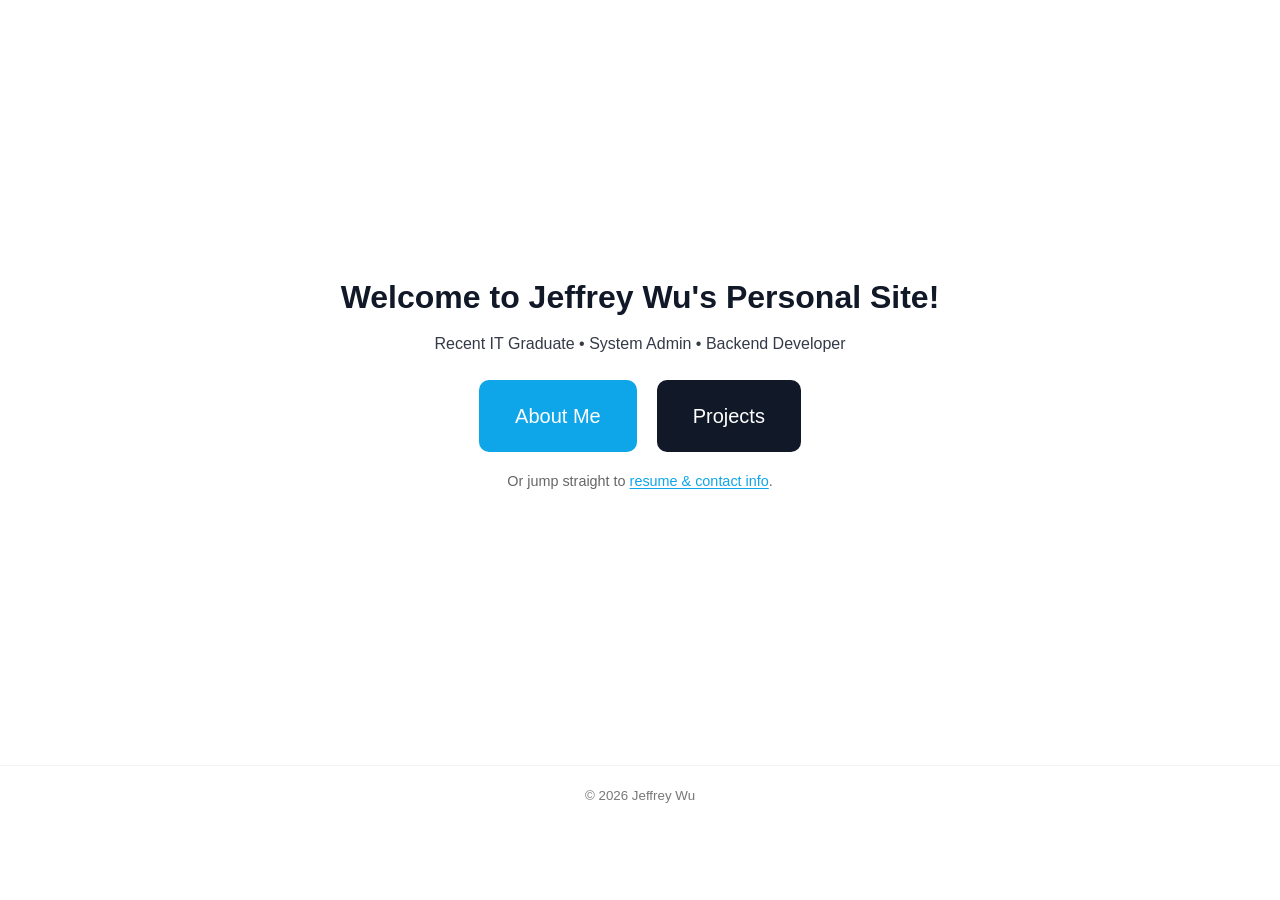
<file: index.html>
<!DOCTYPE html>
<html lang="en">
<head>
  <meta charset="utf-8" />
  <meta name="viewport" content="width=device-width, initial-scale=1" />
  <title>Jeffrey Wu - Home</title>
  <link rel="stylesheet" href="common.css" />
  <link rel="icon" type="image/png" href="/favicon-96x96.png" sizes="96x96" />
  <link rel="icon" type="image/svg+xml" href="/favicon.svg" />
  <link rel="shortcut icon" href="/favicon.ico" />
  <link rel="manifest" href="/site.webmanifest" />
  <style>
    .home-hero {display:flex;align-items:center;justify-content:center;height:85vh;flex-direction:column;text-align:center;padding:24px}
    .home-buttons {display:flex;gap:20px;margin-top:24px;flex-wrap:wrap}
    .big-btn {padding:20px 36px;font-size:1.25rem;border-radius:10px;cursor:pointer;text-decoration:none;display:inline-flex;align-items:center;justify-content:center;transition:background .18s ease,transform .12s ease}
    .big-btn.primary {background:var(--accent);color:var(--white)}
    .big-btn.primary:hover {background:var(--accent-hover)}
    .big-btn.secondary {background:#111827;color:#fff}
    .big-btn.secondary:hover {background:var(--gray-700);transform:none;opacity:1}
    .inline-link { color: var(--accent); text-decoration: underline; text-underline-offset: 2px; font-weight:500 }
  </style>
</head>
<body>
  <main>
    <section class="home-hero">
      <h1 style="font-size:2rem;margin:0">Welcome to Jeffrey Wu's Personal Site!</h1>
      <p style="margin-top:8px;opacity:0.85">Recent IT Graduate • System Admin • Backend Developer</p>
      <div class="home-buttons">
        <a class="big-btn primary" href="/info.html">About Me</a>
        <a class="big-btn secondary" href="/projects.html">Projects</a>
      </div>
      <p style="margin-top:18px;font-size:0.9rem;color:#666">Or jump straight to <a href="/info.html#contact" class="inline-link">resume & contact info</a>.</p>
    </section>
  </main>

  <footer style="text-align:center;padding:16px 0;color:#777">
    <small>&copy; <span id="year"></span> Jeffrey Wu</small>
  </footer>

  <script>document.getElementById('year').textContent=new Date().getFullYear();</script>
</body>
</html>
</file>
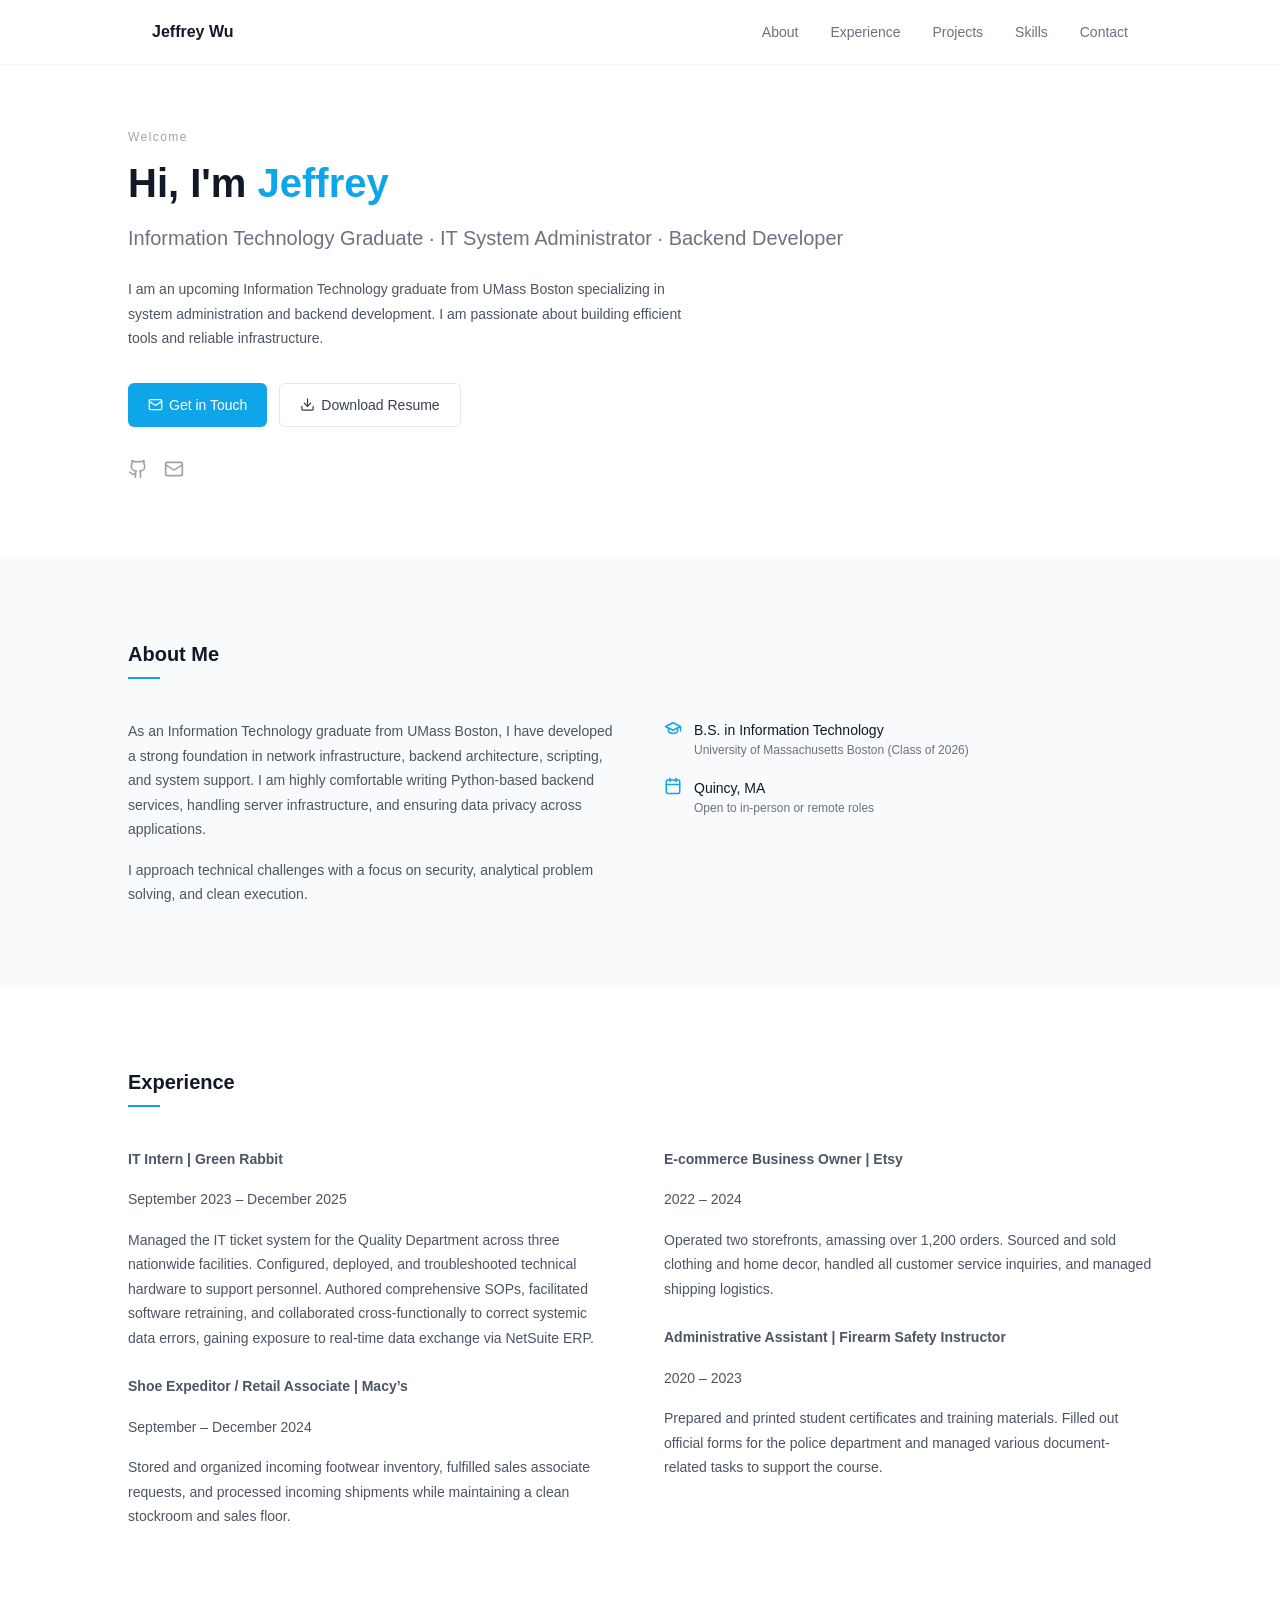
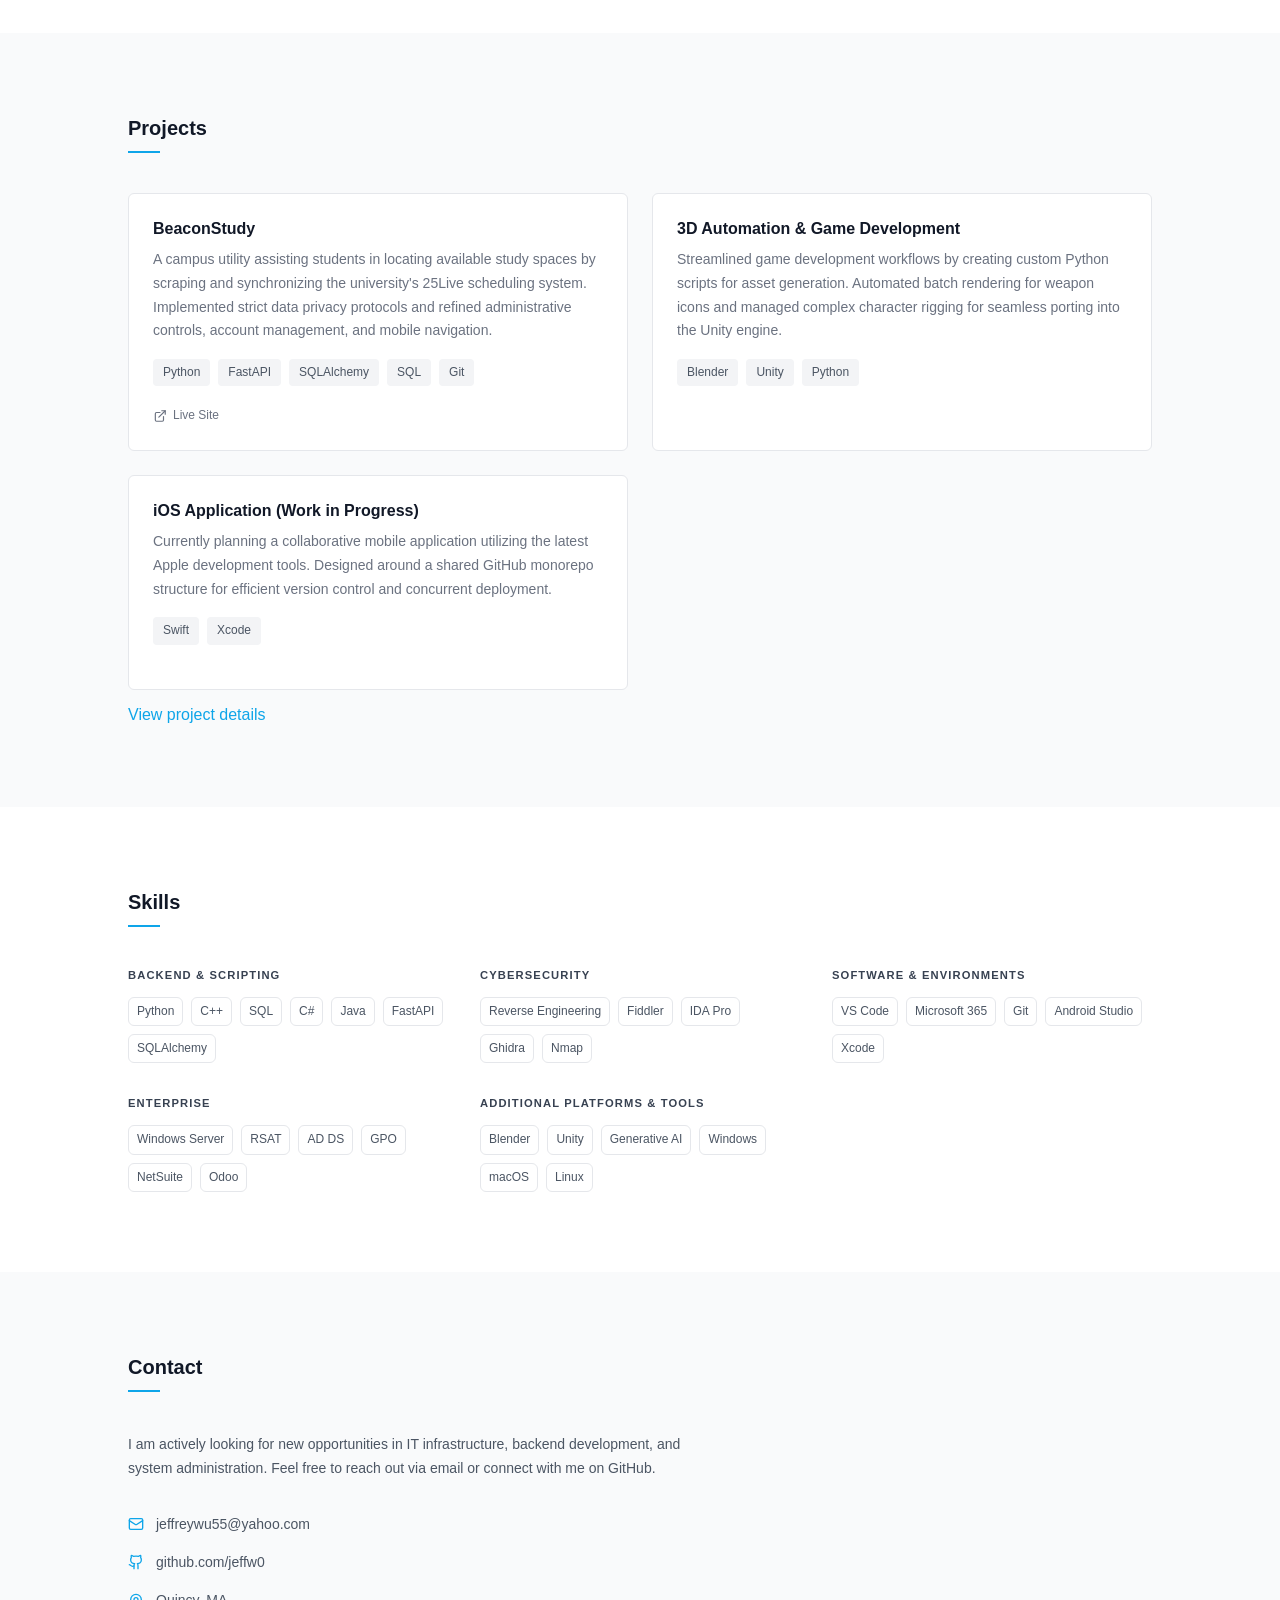
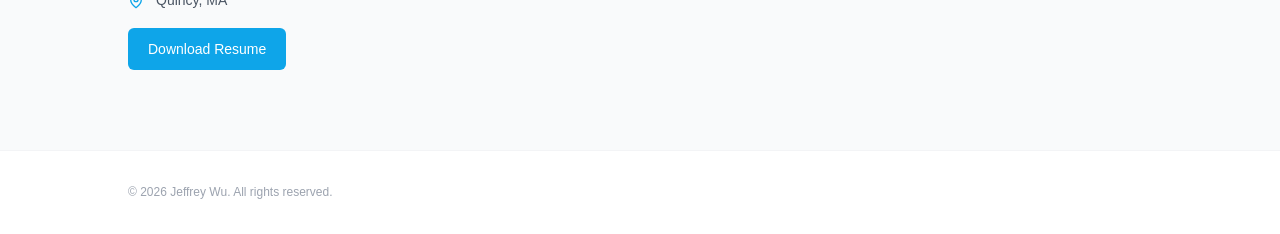
<file: info.html>
<!DOCTYPE html>
<html lang="en">
<head>
  <meta charset="UTF-8" />
  <meta name="viewport" content="width=device-width, initial-scale=1.0" />
  <title>Jeffrey Wu - Portfolio</title>
  <link rel="stylesheet" href="common.css" />
  <link rel="icon" type="image/png" href="/favicon-96x96.png" sizes="96x96" />
  <link rel="icon" type="image/svg+xml" href="/favicon.svg" />
  <link rel="shortcut icon" href="/favicon.ico" />
  <link rel="apple-touch-icon" sizes="180x180" href="/apple-touch-icon.png" />
  <meta name="apple-mobile-web-app-title" content="Jeffrey's Site" />
  <link rel="manifest" href="/site.webmanifest" />
  <style>
    .skill-tag { display:inline-block; padding:4px 8px; border-radius:6px; transition: background-color .18s ease, color .18s ease, transform .12s ease; cursor:default }
    .skill-tag:hover { background:#f3f4f6; color:inherit; transform:translateY(-2px) }
    .projects-link { color:#0ea5e9; text-decoration:none; font-weight:500; transition: color .15s ease, transform .12s ease, opacity .12s ease; display:inline-block }
    .projects-link:hover { color:#0b8fbf; transform:translateY(-2px); opacity:0.95 }
  </style>
</head>
<body>

  <nav class="navbar">
    <div class="nav-inner">
      <a class="nav-brand" href="/index.html">Jeffrey Wu</a>
      <ul class="nav-links">
        <li><button onclick="scrollToSection('about')">About</button></li>
        <li><button onclick="scrollToSection('experience')">Experience</button></li>
        <li><button onclick="scrollToSection('projects')">Projects</button></li>
        <li><button onclick="scrollToSection('skills')">Skills</button></li>
        <li><button onclick="scrollToSection('contact')">Contact</button></li>
      </ul>
      <button class="nav-toggle" onclick="toggleMenu()" id="menuToggle" aria-label="Toggle menu">
        <svg id="icon-menu" xmlns="http://www.w3.org/2000/svg" width="20" height="20" fill="none" stroke="currentColor" stroke-width="2" stroke-linecap="round" stroke-linejoin="round" viewBox="0 0 24 24">
          <line x1="3" y1="6"  x2="21" y2="6"/>
          <line x1="3" y1="12" x2="21" y2="12"/>
          <line x1="3" y1="18" x2="21" y2="18"/>
        </svg>
        <svg id="icon-close" xmlns="http://www.w3.org/2000/svg" width="20" height="20" fill="none" stroke="currentColor" stroke-width="2" stroke-linecap="round" stroke-linejoin="round" viewBox="0 0 24 24" style="display:none">
          <line x1="18" y1="6" x2="6" y2="18"/>
          <line x1="6"  y1="6" x2="18" y2="18"/>
        </svg>
      </button>
    </div>
    <div class="mobile-menu" id="mobileMenu">
      <button onclick="scrollToSection('about'); toggleMenu()">About</button>
      <button onclick="scrollToSection('experience'); toggleMenu()">Experience</button>
      <button onclick="scrollToSection('projects'); toggleMenu()">Projects</button>
      <button onclick="scrollToSection('skills'); toggleMenu()">Skills</button>
      <button onclick="scrollToSection('contact'); toggleMenu()">Contact</button>
    </div>
  </nav>

  <section id="hero">
    <div class="section-inner">
      <p class="hero-label">Welcome</p>
      <h1 class="hero-name">Hi, I'm <span class="accent">Jeffrey</span></h1>
      <p class="hero-subtitle">Information Technology Graduate &middot; IT System Administrator &middot; Backend Developer</p>
      <p class="hero-bio">
        I am an upcoming Information Technology graduate from UMass Boston specializing in system administration and backend development. I am passionate about building efficient tools and reliable infrastructure.
      </p>
      <div class="hero-buttons">
        <a href="#contact" class="btn-primary" onclick="scrollToSection('contact', event)">
          <svg xmlns="http://www.w3.org/2000/svg" width="15" height="15" fill="none" stroke="currentColor" stroke-width="2" stroke-linecap="round" stroke-linejoin="round" viewBox="0 0 24 24"><rect x="2" y="4" width="20" height="16" rx="2"/><path d="m22 7-8.97 5.7a1.94 1.94 0 0 1-2.06 0L2 7"/></svg>
          Get in Touch
        </a>
        <a href="/assets/jeffreyresume.pdf" target="_blank" class="btn-secondary" download>
          <svg xmlns="http://www.w3.org/2000/svg" width="15" height="15" fill="none" stroke="currentColor" stroke-width="2" stroke-linecap="round" stroke-linejoin="round" viewBox="0 0 24 24"><path d="M21 15v4a2 2 0 0 1-2 2H5a2 2 0 0 1-2-2v-4"/><polyline points="7 10 12 15 17 10"/><line x1="12" y1="15" x2="12" y2="3"/></svg>
          Download Resume
        </a>
      </div>
      <div class="hero-socials">
        <a href="https://github.com/jeffw0" target="_blank" rel="noreferrer" aria-label="GitHub">
          <svg xmlns="http://www.w3.org/2000/svg" width="20" height="20" fill="none" stroke="currentColor" stroke-width="2" stroke-linecap="round" stroke-linejoin="round" viewBox="0 0 24 24"><path d="M15 22v-4a4.8 4.8 0 0 0-1-3.5c3 0 6-2 6-5.5.08-1.25-.27-2.48-1-3.5.28-1.15.28-2.35 0-3.5 0 0-1 0-3 1.5-2.64-.5-5.36-.5-8 0C6 2 5 2 5 2c-.3 1.15-.3 2.35 0 3.5A5.403 5.403 0 0 0 4 9c0 3.5 3 5.5 6 5.5-.39.49-.68 1.05-.85 1.65-.17.6-.22 1.23-.15 1.85v4"/><path d="M9 18c-4.51 2-5-2-7-2"/></svg>
        </a>
        <a href="mailto:jeffreywu55@yahoo.com" aria-label="Email">
          <svg xmlns="http://www.w3.org/2000/svg" width="20" height="20" fill="none" stroke="currentColor" stroke-width="2" stroke-linecap="round" stroke-linejoin="round" viewBox="0 0 24 24"><rect x="2" y="4" width="20" height="16" rx="2"/><path d="m22 7-8.97 5.7a1.94 1.94 0 0 1-2.06 0L2 7"/></svg>
        </a>
      </div>
    </div>
  </section>

  <section id="about">
    <div class="section-inner">
      <h2>About Me</h2>
      <div class="section-bar"></div>
      <div class="about-grid">
        <div class="about-text">
          <p>As an Information Technology graduate from UMass Boston, I have developed a strong foundation in network infrastructure, backend architecture, scripting, and system support. I am highly comfortable writing Python-based backend services, handling server infrastructure, and ensuring data privacy across applications.</p>
          <p>I approach technical challenges with a focus on security, analytical problem solving, and clean execution.</p>
        </div>
        <div class="about-items">
          <div class="about-item">
            <svg xmlns="http://www.w3.org/2000/svg" width="18" height="18" fill="none" stroke="#0ea5e9" stroke-width="2" stroke-linecap="round" stroke-linejoin="round" viewBox="0 0 24 24"><path d="M22 10v6M2 10l10-5 10 5-10 5z"/><path d="M6 12v5c3 3 9 3 12 0v-5"/></svg>
            <div>
              <p class="about-item-title">B.S. in Information Technology</p>
              <p class="about-item-sub">University of Massachusetts Boston (Class of 2026)</p>
            </div>
          </div>
          <div class="about-item">
            <svg xmlns="http://www.w3.org/2000/svg" width="18" height="18" fill="none" stroke="#0ea5e9" stroke-width="2" stroke-linecap="round" stroke-linejoin="round" viewBox="0 0 24 24"><rect x="3" y="4" width="18" height="18" rx="2"/><line x1="16" y1="2" x2="16" y2="6"/><line x1="8" y1="2" x2="8" y2="6"/><line x1="3" y1="10" x2="21" y2="10"/></svg>
            <div>
              <p class="about-item-title">Quincy, MA</p>
              <p class="about-item-sub">Open to in-person or remote roles</p>
            </div>
          </div>
        </div>
      </div>
    </div>
  </section>

  <section id="experience">
    <div class="section-inner">
      <h2>Experience</h2>
      <div class="section-bar"></div>
      <div class="about-grid">
        <div class="about-text">
          <div class="exp-block">
            <p class="exp-role">IT Intern | Green Rabbit</p>
            <p class="exp-meta">September 2023 &ndash; December 2025</p>
            <p>Managed the IT ticket system for the Quality Department across three nationwide facilities. Configured, deployed, and troubleshooted technical hardware to support personnel. Authored comprehensive SOPs, facilitated software retraining, and collaborated cross-functionally to correct systemic data errors, gaining exposure to real-time data exchange via NetSuite ERP.</p>
          </div>
          <div class="exp-block">
            <p class="exp-role">Shoe Expeditor / Retail Associate | Macy’s</p>
            <p class="exp-meta">September &ndash; December 2024</p>
            <p>Stored and organized incoming footwear inventory, fulfilled sales associate requests, and processed incoming shipments while maintaining a clean stockroom and sales floor.</p>
          </div>
        </div>
        <div class="about-text">
          <div class="exp-block">
            <p class="exp-role">E-commerce Business Owner | Etsy</p>
            <p class="exp-meta">2022 &ndash; 2024</p>
            <p>Operated two storefronts, amassing over 1,200 orders. Sourced and sold clothing and home decor, handled all customer service inquiries, and managed shipping logistics.</p>
          </div>
          <div class="exp-block">
            <p class="exp-role">Administrative Assistant | Firearm Safety Instructor</p>
            <p class="exp-meta">2020 &ndash; 2023</p>
            <p>Prepared and printed student certificates and training materials. Filled out official forms for the police department and managed various document-related tasks to support the course.</p>
          </div>
        </div>
      </div>
    </div>
  </section>

  <section id="projects">
    <div class="section-inner">
      <h2>Projects</h2>
      <div class="section-bar"></div>
      <div class="projects-grid">

        <div class="project-card">
          <p class="project-title">BeaconStudy</p>
          <p class="project-desc">A campus utility assisting students in locating available study spaces by scraping and synchronizing the university's 25Live scheduling system. Implemented strict data privacy protocols and refined administrative controls, account management, and mobile navigation.</p>
          <div class="project-tags"><span class="tag">Python</span><span class="tag">FastAPI</span><span class="tag">SQLAlchemy</span><span class="tag">SQL</span><span class="tag">Git</span></div>
          <div class="project-links">
            <a href="https://beaconstudy.space" target="_blank" rel="noopener noreferrer" aria-label="Open BeaconStudy live site">
              <svg xmlns="http://www.w3.org/2000/svg" width="14" height="14" fill="none" stroke="currentColor" stroke-width="2" stroke-linecap="round" stroke-linejoin="round" viewBox="0 0 24 24">
                <path d="M18 13v6a2 2 0 0 1-2 2H6a2 2 0 0 1-2-2V8a2 2 0 0 1 2-2h6"/>
                <path d="M15 3h6v6"/>
                <path d="M10 14L21 3"/>
              </svg>
              Live Site
            </a>
          </div>
        </div>

        <div class="project-card">
          <p class="project-title">3D Automation & Game Development</p>
          <p class="project-desc">Streamlined game development workflows by creating custom Python scripts for asset generation. Automated batch rendering for weapon icons and managed complex character rigging for seamless porting into the Unity engine.</p>
          <div class="project-tags"><span class="tag">Blender</span><span class="tag">Unity</span><span class="tag">Python</span></div>
        </div>

        <div class="project-card">
          <p class="project-title">iOS Application (Work in Progress)</p>
          <p class="project-desc">Currently planning a collaborative mobile application utilizing the latest Apple development tools. Designed around a shared GitHub monorepo structure for efficient version control and concurrent deployment.</p>
          <div class="project-tags"><span class="tag">Swift</span><span class="tag">Xcode</span></div>
        </div>

      </div>
      <div style="margin-top:12px;">
        <a href="/projects.html" class="projects-link">View project details</a>
      </div>
    </div>
  </section>

  <section id="skills">
    <div class="section-inner">
      <h2>Skills</h2>
      <div class="section-bar"></div>
      <div class="skills-grid">
        <div>
          <p class="skill-group-title">Backend & Scripting</p>
          <div class="skill-tags"><span class="skill-tag">Python</span><span class="skill-tag">C++</span><span class="skill-tag">SQL</span><span class="skill-tag">C#</span><span class="skill-tag">Java</span><span class="skill-tag">FastAPI</span><span class="skill-tag">SQLAlchemy</span></div>
        </div>
        <div>
          <p class="skill-group-title">Cybersecurity</p>
          <div class="skill-tags"><span class="skill-tag">Reverse Engineering</span><span class="skill-tag">Fiddler</span><span class="skill-tag">IDA Pro</span><span class="skill-tag">Ghidra</span><span class="skill-tag">Nmap</span></div>
        </div>
        <div>
          <p class="skill-group-title">Software & Environments</p>
          <div class="skill-tags"><span class="skill-tag">VS Code</span><span class="skill-tag">Microsoft 365</span><span class="skill-tag">Git</span><span class="skill-tag">Android Studio</span><span class="skill-tag">Xcode</span></div>
        </div>
        <div>
          <p class="skill-group-title">Enterprise</p>
          <div class="skill-tags"><span class="skill-tag">Windows Server</span><span class="skill-tag">RSAT</span><span class="skill-tag">AD DS</span><span class="skill-tag">GPO</span><span class="skill-tag">NetSuite</span><span class="skill-tag">Odoo</span></div>
        </div>
        <div>
          <p class="skill-group-title">Additional Platforms & Tools</p>
          <div class="skill-tags"><span class="skill-tag">Blender</span><span class="skill-tag">Unity</span><span class="skill-tag">Generative AI</span><span class="skill-tag">Windows</span><span class="skill-tag">macOS</span><span class="skill-tag">Linux</span></div>
        </div>
      </div>
    </div>
  </section>

  <section id="contact">
    <div class="section-inner">
      <h2>Contact</h2>
      <div class="section-bar"></div>
      <p class="contact-desc">I am actively looking for new opportunities in IT infrastructure, backend development, and system administration. Feel free to reach out via email or connect with me on GitHub.</p>
      <div class="contact-list">
        <a href="mailto:contact@jeffreywu55@yahoo.com"><svg xmlns="http://www.w3.org/2000/svg" width="16" height="16" fill="none" stroke="#0ea5e9" stroke-width="2" stroke-linecap="round" stroke-linejoin="round" viewBox="0 0 24 24"><rect x="2" y="4" width="20" height="16" rx="2"/><path d="m22 7-8.97 5.7a1.94 1.94 0 0 1-2.06 0L2 7"/></svg>jeffreywu55@yahoo.com</a>
        <a href="https://github.com/jeffw0" target="_blank" rel="noreferrer"><svg xmlns="http://www.w3.org/2000/svg" width="16" height="16" fill="none" stroke="#0ea5e9" stroke-width="2" stroke-linecap="round" stroke-linejoin="round" viewBox="0 0 24 24"><path d="M15 22v-4a4.8 4.8 0 0 0-1-3.5c3 0 6-2 6-5.5.08-1.25-.27-2.48-1-3.5.28-1.15.28-2.35 0-3.5 0 0-1 0-3 1.5-2.64-.5-5.36-.5-8 0C6 2 5 2 5 2c-.3 1.15-.3 2.35 0 3.5A5.403 5.403 0 0 0 4 9c0 3.5 3 5.5 6 5.5-.39.49-.68 1.05-.85 1.65-.17.6-.22 1.23-.15 1.85v4"/><path d="M9 18c-4.51 2-5-2-7-2"/></svg> github.com/jeffw0</a>
        <span><svg xmlns="http://www.w3.org/2000/svg" width="16" height="16" fill="none" stroke="#0ea5e9" stroke-width="2" stroke-linecap="round" stroke-linejoin="round" viewBox="0 0 24 24"><path d="M20 10c0 6-8 12-8 12s-8-6-8-12a8 8 0 0 1 16 0Z"/><circle cx="12" cy="10" r="3"/></svg> Quincy, MA</span>
      </div>
      <div style="margin-top: 16px;">
        <a href="/assets/jeffreyresume.pdf" class="btn-primary" download>Download Resume</a>
      </div>
    </div>
  </section>

  <footer>
    <div class="footer-inner">
      <p>&copy; <span id="year"></span> Jeffrey Wu. All rights reserved.</p>
    </div>
  </footer>

  <script>
    document.getElementById('year').textContent = new Date().getFullYear();

    function scrollToSection(id, e) {
      if (e && e.preventDefault) e.preventDefault();
      var el = document.getElementById(id);
      if (!el) return;
      el.scrollIntoView({ behavior: 'smooth' });
    }

    function toggleMenu() {
      var menu  = document.getElementById('mobileMenu');
      var iconM = document.getElementById('icon-menu');
      var iconX = document.getElementById('icon-close');
      var open  = menu.classList.toggle('open');
      iconM.style.display = open ? 'none'  : 'block';
      iconX.style.display = open ? 'block' : 'none';
    }
  </script>
</body>
</html>
</file>
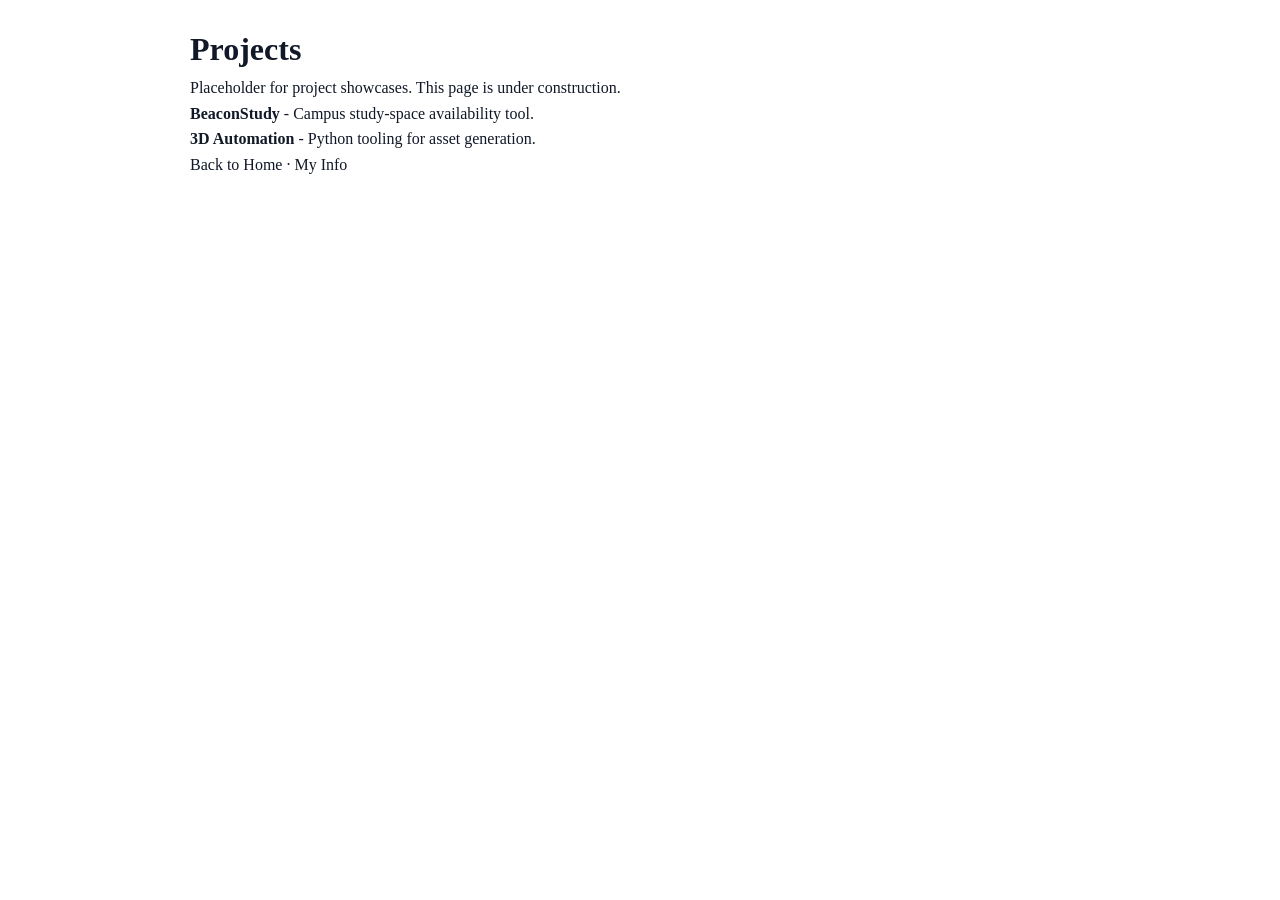
<file: projects.html>
<!DOCTYPE html>
<html lang="en">
<head>
  <meta charset="utf-8" />
  <meta name="viewport" content="width=device-width, initial-scale=1" />
  <title>Projects - Jeffrey Wu</title>
  <link rel="stylesheet" href="common.css" />
  <style>body{padding:24px;font-family:inherit} .proj-list{max-width:900px;margin:0 auto}</style>
</head>
<body>
  <main class="proj-list">
    <h1>Projects</h1>
    <p>Placeholder for project showcases. This page is under construction.</p>
    <ul>
      <li><strong>BeaconStudy</strong> - Campus study-space availability tool.</li>
      <li><strong>3D Automation</strong> - Python tooling for asset generation.</li>
    </ul>
    <p><a href="/">Back to Home</a> · <a href="/info.html">My Info</a></p>
  </main>
</body>
</html>
</file>
<file: common.css>
*, *::before, *::after { box-sizing: border-box; margin: 0; padding: 0; }

:root {
  --accent:       #0ea5e9;
  --accent-hover: #0284c7;
  --gray-900: #111827;
  --gray-700: #374151;
  --gray-600: #4b5563;
  --gray-500: #6b7280;
  --gray-400: #9ca3af;
  --gray-200: #e5e7eb;
  --gray-100: #f3f4f6;
  --gray-50:  #f9fafb;
  --white:    #ffffff;
  --max-w:    1024px;
  --radius:   6px;
}

html { scroll-behavior: smooth; font-size: 16px; }

html, body { width: 100%; overflow-x: hidden; -webkit-text-size-adjust: 100%; }

body {
  font-family: Arial, sans-serif;
  background: var(--white);
  color: var(--gray-900);
  line-height: 1.6;
}

a { color: inherit; text-decoration: none; }
button { background: none; border: none; cursor: pointer; font-family: inherit; }
ul { list-style: none; }

/* Navbar */
.navbar { position: fixed; top: 0; left: 0; right: 0; z-index: 100; background: var(--white); border-bottom: 1px solid var(--gray-100); }
.nav-inner { max-width: var(--max-w); margin: 0 auto; padding: 0 24px; height: 64px; display: flex; align-items: center; justify-content: space-between; }
.nav-brand { font-size: 1rem; font-weight: 600; color: var(--gray-900); transition: color 0.2s; }
.nav-brand:hover { color: var(--gray-600); }
.nav-links { display: flex; gap: 32px; }
.nav-links button { font-size: 0.875rem; color: var(--gray-500); transition: color 0.2s; }
.nav-links button:hover { color: var(--gray-900); }
.nav-toggle { display: none; color: var(--gray-600); transition: color 0.2s; }
.nav-toggle:hover { color: var(--gray-900); }
.nav-toggle svg { display: block; }
.mobile-menu { display: none; flex-direction: column; gap: 16px; padding: 16px 24px; border-top: 1px solid var(--gray-100); background: var(--white); box-sizing: border-box; }
.mobile-menu.open { display: flex; }
.mobile-menu button { text-align: left; font-size: 0.875rem; color: var(--gray-600); transition: color 0.2s; }
.mobile-menu button:hover { color: var(--gray-900); }

/* Shared */
section { padding: 80px 24px; }
.section-inner { max-width: var(--max-w); margin: 0 auto; }
h2 { font-size: 1.25rem; font-weight: 600; color: var(--gray-900); margin-bottom: 8px; line-height: 1.5; }
.section-bar { width: 32px; height: 2px; background: var(--accent); margin-bottom: 40px; }

/* Hero */
#hero { padding-top: 128px; padding-bottom: 80px; padding-left: 24px; padding-right: 24px; }
.hero-label { font-size: 0.75rem; letter-spacing: 0.12em; color: var(--gray-400); margin-bottom: 12px; }
.hero-name { font-size: 2.5rem; font-weight: 700; line-height: 1.2; color: var(--gray-900); margin-bottom: 16px; }
.hero-name .accent { color: var(--accent); }
.hero-subtitle { font-size: 1.25rem; font-weight: 400; color: var(--gray-500); margin-bottom: 24px; line-height: 1.5; }
.hero-bio { font-size: 0.875rem; color: var(--gray-600); max-width: 560px; line-height: 1.75; margin-bottom: 32px; }
.hero-buttons { display: flex; flex-wrap: wrap; gap: 12px; margin-bottom: 32px; }
.btn-primary { display: inline-flex; align-items: center; gap: 6px; background: var(--accent); color: var(--white); padding: 10px 20px; border-radius: var(--radius); font-size: 0.875rem; font-weight: 500; transition: background 0.2s; }
.btn-primary:hover { background: var(--accent-hover); }
.btn-secondary { display: inline-flex; align-items: center; gap: 6px; color: var(--gray-700); padding: 10px 20px; border-radius: var(--radius); font-size: 0.875rem; font-weight: 500; border: 1px solid var(--gray-200); transition: border-color 0.2s; }
.btn-secondary:hover { border-color: var(--gray-400); }
.hero-socials { display: flex; gap: 16px; }
.hero-socials a { color: var(--gray-400); transition: color 0.2s; display: flex; align-items: center; }
.hero-socials a:hover { color: var(--gray-700); }

/* About & Experience */
#about { background: var(--gray-50); }
#experience { background: var(--white); }
.about-grid { display: grid; grid-template-columns: 1fr 1fr; gap: 48px; }
.about-text p { font-size: 0.875rem; color: var(--gray-600); line-height: 1.75; }
.about-text p + p { margin-top: 16px; }
.about-items { display: flex; flex-direction: column; gap: 16px; }
.about-item { display: flex; align-items: flex-start; gap: 12px; }
.about-item-title { font-size: 0.875rem; font-weight: 500; color: var(--gray-900); }
.about-item-sub { font-size: 0.75rem; color: var(--gray-500); }
.exp-block { margin-bottom: 24px; }
.exp-role { font-size: 1rem; font-weight: 600; color: var(--gray-900); }
.exp-meta { font-size: 0.75rem; color: var(--gray-500); margin-bottom: 8px; }

/* Projects */
#projects { background: var(--gray-50); }
.projects-grid { display: grid; grid-template-columns: 1fr 1fr; gap: 24px; }
.project-card { background: var(--white); border: 1px solid var(--gray-200); border-radius: var(--radius); padding: 24px; transition: border-color 0.2s, box-shadow 0.2s; }
.project-card:hover { border-color: #d1d5db; box-shadow: 0 1px 6px rgba(0,0,0,0.06); }
.project-title { font-size: 1rem; font-weight: 600; color: var(--gray-900); margin-bottom: 8px; line-height: 1.4; }
.project-desc { font-size: 0.875rem; color: var(--gray-500); line-height: 1.7; margin-bottom: 16px; }
.project-tags { display: flex; flex-wrap: wrap; gap: 8px; margin-bottom: 20px; }
.tag { background: var(--gray-100); color: var(--gray-600); font-size: 0.75rem; padding: 4px 10px; border-radius: 4px; }
.project-links { display: flex; gap: 12px; }
.project-links a { display: inline-flex; align-items: center; gap: 6px; font-size: 0.75rem; color: var(--gray-500); transition: color 0.2s; }
.project-links a:hover { color: var(--gray-900); }

/* Skills */
#skills { background: var(--white); }
.skills-grid { display: grid; grid-template-columns: repeat(3, 1fr); gap: 32px; }
.skill-group-title { font-size: 0.7rem; font-weight: 600; letter-spacing: 0.1em; text-transform: uppercase; color: var(--gray-700); margin-bottom: 12px; }
.skill-tags { display: flex; flex-wrap: wrap; gap: 8px; }
.skill-tag { background: var(--white); border: 1px solid var(--gray-200); color: var(--gray-600); font-size: 0.75rem; padding: 4px 10px; border-radius: 4px; }

/* Contact */
#contact { background: var(--gray-50); }
.contact-desc { font-size: 0.875rem; color: var(--gray-600); line-height: 1.75; max-width: 560px; margin-bottom: 32px; }
.contact-list { display: flex; flex-direction: column; gap: 16px; }
.contact-list a, .contact-list span { display: inline-flex; align-items: center; gap: 12px; font-size: 0.875rem; color: var(--gray-600); transition: color 0.2s; }
.contact-list a:hover { color: var(--gray-900); }

/* Footer */
footer { border-top: 1px solid var(--gray-100); padding: 32px 24px; background: var(--white); }
.footer-inner { max-width: var(--max-w); margin: 0 auto; display: flex; align-items: center; justify-content: space-between; gap: 8px; }
.footer-inner p { font-size: 0.75rem; color: var(--gray-400); }

/* Responsive */
@media (max-width: 768px) {
  .nav-links { display: none; }
  .nav-toggle { display: block; }
  .nav-toggle { padding: 8px; border-radius: 6px; }
  .mobile-menu { position: absolute; top: 64px; left: 0; right: 0; z-index: 90; }
  .hero-name { font-size: 1.875rem; }
  .hero-subtitle { font-size: 1rem; }
  .about-grid { grid-template-columns: 1fr; gap: 32px; }
  .projects-grid { grid-template-columns: 1fr; }
  .skills-grid { grid-template-columns: 1fr 1fr; }
  .footer-inner { flex-direction: column; text-align: center; }
}

@media (max-width: 480px) {
  .skills-grid { grid-template-columns: 1fr; }
}
</file>
